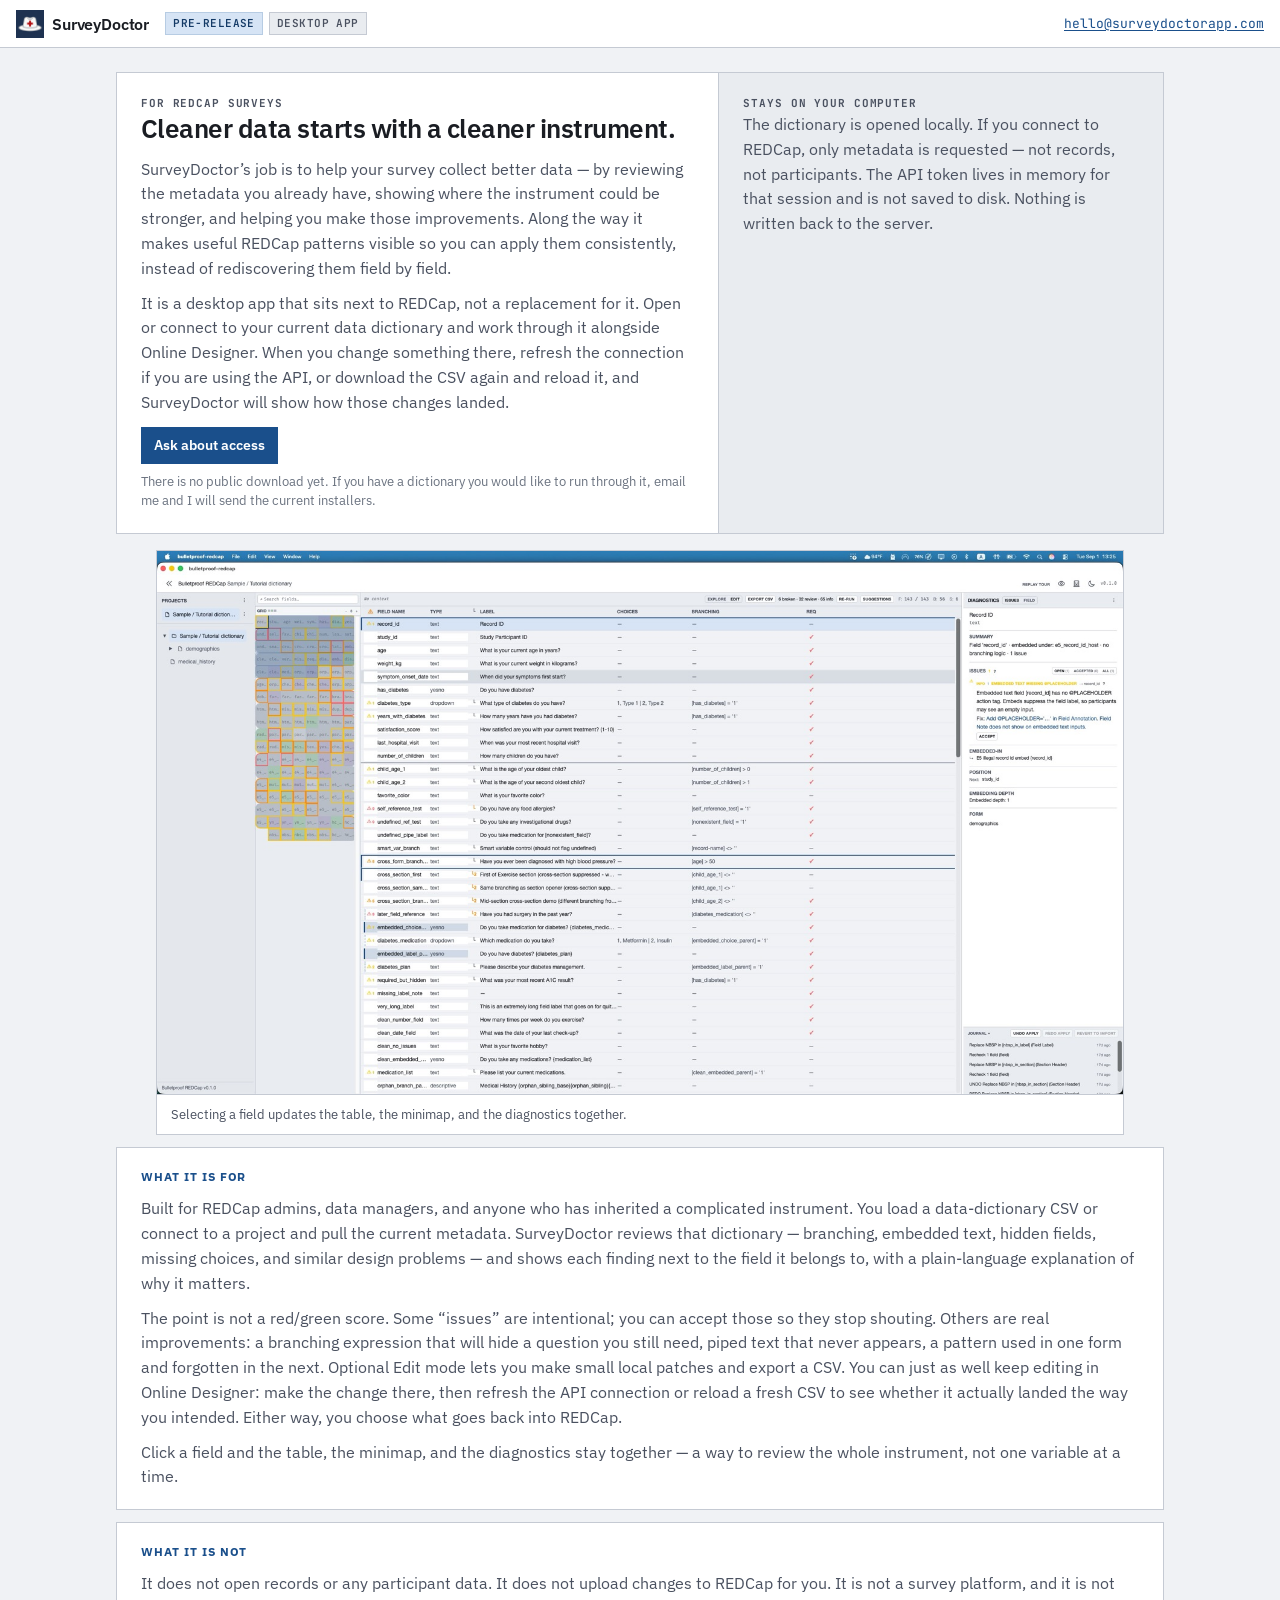
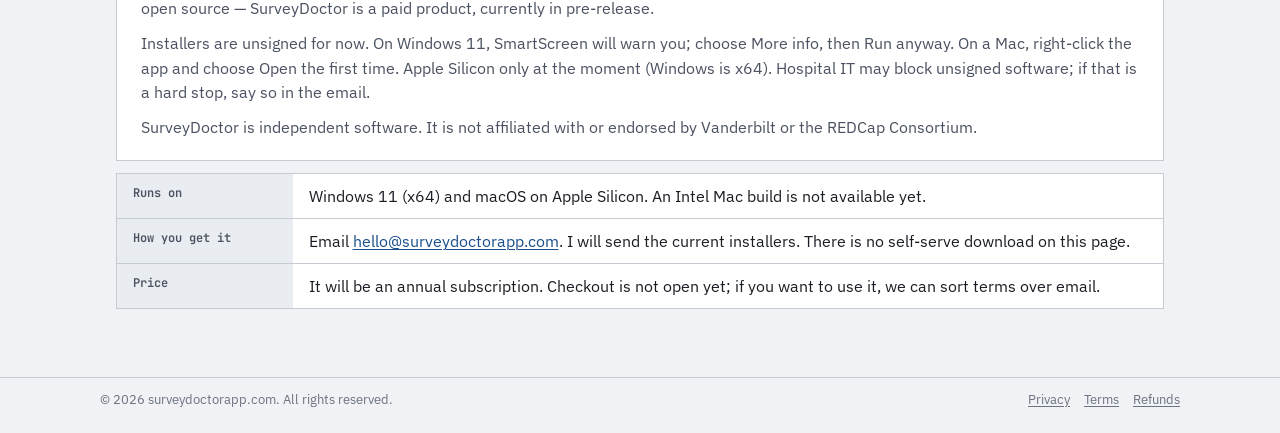
<file: index.html>
<!DOCTYPE html>
<html lang="en">
  <head>
    <meta charset="utf-8" />
    <meta name="viewport" content="width=device-width, initial-scale=1" />
    <title>SurveyDoctor — cleaner REDCap surveys, starting with the dictionary</title>
    <meta
      name="description"
      content="SurveyDoctor helps REDCap surveys collect cleaner data. Review existing metadata, find what could be improved, reuse useful patterns consistently, and take fixes back into the project. Desktop app; dictionaries stay on your machine."
    />
    <link rel="canonical" href="https://surveydoctorapp.com/" />
    <link rel="icon" type="image/png" href="assets/favicon.png" />
    <link rel="apple-touch-icon" href="assets/apple-touch-icon.png" />
    <meta property="og:title" content="SurveyDoctor" />
    <meta
      property="og:description"
      content="Review REDCap survey metadata, use useful patterns consistently, and improve the instrument so the data you collect is cleaner."
    />
    <meta property="og:type" content="website" />
    <meta property="og:url" content="https://surveydoctorapp.com/" />
    <meta property="og:image" content="https://surveydoctorapp.com/assets/app-light-1600.jpg" />
    <link rel="preconnect" href="https://fonts.googleapis.com" />
    <link rel="preconnect" href="https://fonts.gstatic.com" crossorigin />
    <link
      href="https://fonts.googleapis.com/css2?family=IBM+Plex+Sans:wght@400;600;700&family=JetBrains+Mono:wght@400;600;700&display=swap"
      rel="stylesheet"
    />
    <link rel="stylesheet" href="styles.css" />
  </head>
  <body>
    <header class="topbar">
      <a class="brand" href="/">
        <img src="assets/icon.png" width="28" height="28" alt="" />
        SurveyDoctor
      </a>
      <div class="pills">
        <span class="pill accent">Pre-release</span>
        <span class="pill">Desktop app</span>
      </div>
      <div class="topbar-right">
        <a href="mailto:hello@surveydoctorapp.com">hello@surveydoctorapp.com</a>
      </div>
    </header>

    <main class="shell">
      <section class="lede">
        <div class="lede-main">
          <p class="kicker">For REDCap surveys</p>
          <h1>Cleaner data starts with a cleaner instrument.</h1>
          <p>
            SurveyDoctor’s job is to help your survey collect better data — by
            reviewing the metadata you already have, showing where the
            instrument could be stronger, and helping you make those
            improvements. Along the way it makes useful REDCap patterns visible
            so you can apply them consistently, instead of rediscovering them
            field by field.
          </p>
          <p>
            It is a desktop app that sits next to REDCap, not a replacement for
            it. Open or connect to your current data dictionary and work through
            it alongside Online Designer. When you change something there,
            refresh the connection if you are using the API, or download the
            CSV again and reload it, and SurveyDoctor will show how those
            changes landed.
          </p>
          <a
            class="cta"
            href="mailto:hello@surveydoctorapp.com?subject=SurveyDoctor%20access"
            >Ask about access</a
          >
          <span class="cta-note"
            >There is no public download yet. If you have a dictionary you would
            like to run through it, email me and I will send the current
            installers.</span
          >
        </div>
        <div class="lede-side">
          <p class="kicker">Stays on your computer</p>
          <p>
            The dictionary is opened locally. If you connect to REDCap, only
            metadata is requested — not records, not participants. The API token
            lives in memory for that session and is not saved to disk. Nothing
            is written back to the server.
          </p>
        </div>
      </section>

      <figure class="shot">
        <img
          src="assets/app-light-1600.jpg"
          srcset="assets/app-light-1600.jpg 1600w, assets/app-light.jpg 2560w"
          sizes="(max-width: 1080px) 100vw, 1080px"
          width="1600"
          height="900"
          alt="SurveyDoctor showing a tutorial dictionary: metadata table in the center, issue minimap on the left, and field diagnostics on the right."
        />
        <figcaption>
          Selecting a field updates the table, the minimap, and the diagnostics
          together.
        </figcaption>
      </figure>

      <section class="prose">
        <h2>What it is for</h2>
        <p>
          Built for REDCap admins, data managers, and anyone who has inherited
          a complicated instrument. You load a data-dictionary CSV or connect
          to a project and pull the current metadata. SurveyDoctor reviews that
          dictionary — branching, embedded text, hidden fields, missing
          choices, and similar design problems — and shows each finding next
          to the field it belongs to, with a plain-language explanation of why
          it matters.
        </p>
        <p>
          The point is not a red/green score. Some “issues” are intentional;
          you can accept those so they stop shouting. Others are real
          improvements: a branching expression that will hide a question you
          still need, piped text that never appears, a pattern used in one
          form and forgotten in the next. Optional Edit mode lets you make
          small local patches and export a CSV. You can just as well keep
          editing in Online Designer: make the change there, then refresh the
          API connection or reload a fresh CSV to see whether it actually
          landed the way you intended. Either way, you choose what goes back
          into REDCap.
        </p>
        <p>
          Click a field and the table, the minimap, and the diagnostics stay
          together — a way to review the whole instrument, not one variable
          at a time.
        </p>
      </section>

      <section class="prose">
        <h2>What it is not</h2>
        <p>
          It does not open records or any participant data. It does not upload
          changes to REDCap for you. It is not a survey platform, and it is not
          open source — SurveyDoctor is a paid product, currently in
          pre-release.
        </p>
        <p>
          Installers are unsigned for now. On Windows 11, SmartScreen will warn
          you; choose More info, then Run anyway. On a Mac, right-click the app
          and choose Open the first time. Apple Silicon only at the moment
          (Windows is x64). Hospital IT may block unsigned software; if that is
          a hard stop, say so in the email.
        </p>
        <p>
          SurveyDoctor is independent software. It is not affiliated with or
          endorsed by Vanderbilt or the REDCap Consortium.
        </p>
      </section>

      <table class="specs">
        <tbody>
          <tr>
            <th>Runs on</th>
            <td>
              Windows 11 (x64) and macOS on Apple Silicon. An Intel Mac build
              is not available yet.
            </td>
          </tr>
          <tr>
            <th>How you get it</th>
            <td>
              Email
              <a href="mailto:hello@surveydoctorapp.com">hello@surveydoctorapp.com</a>.
              I will send the current installers. There is no self-serve
              download on this page.
            </td>
          </tr>
          <tr>
            <th>Price</th>
            <td>
              It will be an annual subscription. Checkout is not open yet; if
              you want to use it, we can sort terms over email.
            </td>
          </tr>
        </tbody>
      </table>
    </main>

    <footer class="footer">
      <div class="footer-inner">
        <span>© 2026 surveydoctorapp.com. All rights reserved.</span>
        <nav class="footer-nav">
          <a href="privacy.html">Privacy</a>
          <a href="terms.html">Terms</a>
          <a href="refunds.html">Refunds</a>
        </nav>
      </div>
    </footer>
  </body>
</html>
</file>
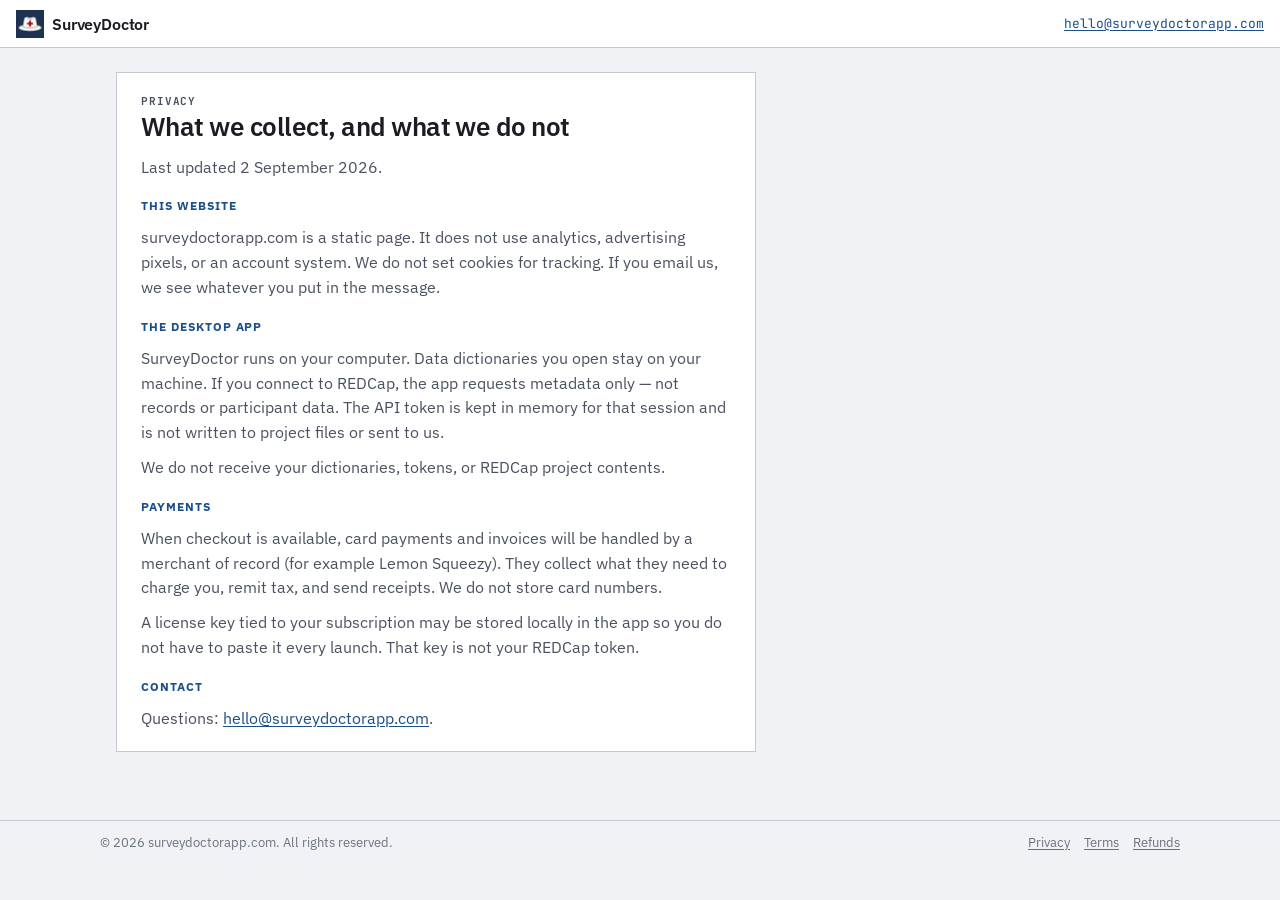
<file: privacy.html>
<!DOCTYPE html>
<html lang="en">
  <head>
    <meta charset="utf-8" />
    <meta name="viewport" content="width=device-width, initial-scale=1" />
    <title>Privacy — SurveyDoctor</title>
    <link rel="canonical" href="https://surveydoctorapp.com/privacy.html" />
    <link rel="icon" type="image/png" href="assets/favicon.png" />
    <link rel="preconnect" href="https://fonts.googleapis.com" />
    <link rel="preconnect" href="https://fonts.gstatic.com" crossorigin />
    <link
      href="https://fonts.googleapis.com/css2?family=IBM+Plex+Sans:wght@400;600;700&family=JetBrains+Mono:wght@400;600;700&display=swap"
      rel="stylesheet"
    />
    <link rel="stylesheet" href="styles.css" />
  </head>
  <body>
    <header class="topbar">
      <a class="brand" href="/">
        <img src="assets/icon.png" width="28" height="28" alt="" />
        SurveyDoctor
      </a>
      <div class="topbar-right">
        <a href="mailto:hello@surveydoctorapp.com">hello@surveydoctorapp.com</a>
      </div>
    </header>

    <main class="shell legal">
      <article class="prose">
        <p class="kicker">Privacy</p>
        <h1>What we collect, and what we do not</h1>
        <p>Last updated 2 September 2026.</p>

        <h2>This website</h2>
        <p>
          surveydoctorapp.com is a static page. It does not use analytics,
          advertising pixels, or an account system. We do not set cookies for
          tracking. If you email us, we see whatever you put in the message.
        </p>

        <h2>The desktop app</h2>
        <p>
          SurveyDoctor runs on your computer. Data dictionaries you open stay
          on your machine. If you connect to REDCap, the app requests metadata
          only — not records or participant data. The API token is kept in
          memory for that session and is not written to project files or sent
          to us.
        </p>
        <p>
          We do not receive your dictionaries, tokens, or REDCap project
          contents.
        </p>

        <h2>Payments</h2>
        <p>
          When checkout is available, card payments and invoices will be
          handled by a merchant of record (for example Lemon Squeezy). They
          collect what they need to charge you, remit tax, and send receipts.
          We do not store card numbers.
        </p>
        <p>
          A license key tied to your subscription may be stored locally in the
          app so you do not have to paste it every launch. That key is not
          your REDCap token.
        </p>

        <h2>Contact</h2>
        <p>
          Questions:
          <a href="mailto:hello@surveydoctorapp.com">hello@surveydoctorapp.com</a>.
        </p>
      </article>
    </main>

    <footer class="footer">
      <div class="footer-inner">
        <span>© 2026 surveydoctorapp.com. All rights reserved.</span>
        <nav class="footer-nav">
          <a href="privacy.html">Privacy</a>
          <a href="terms.html">Terms</a>
          <a href="refunds.html">Refunds</a>
        </nav>
      </div>
    </footer>
  </body>
</html>
</file>
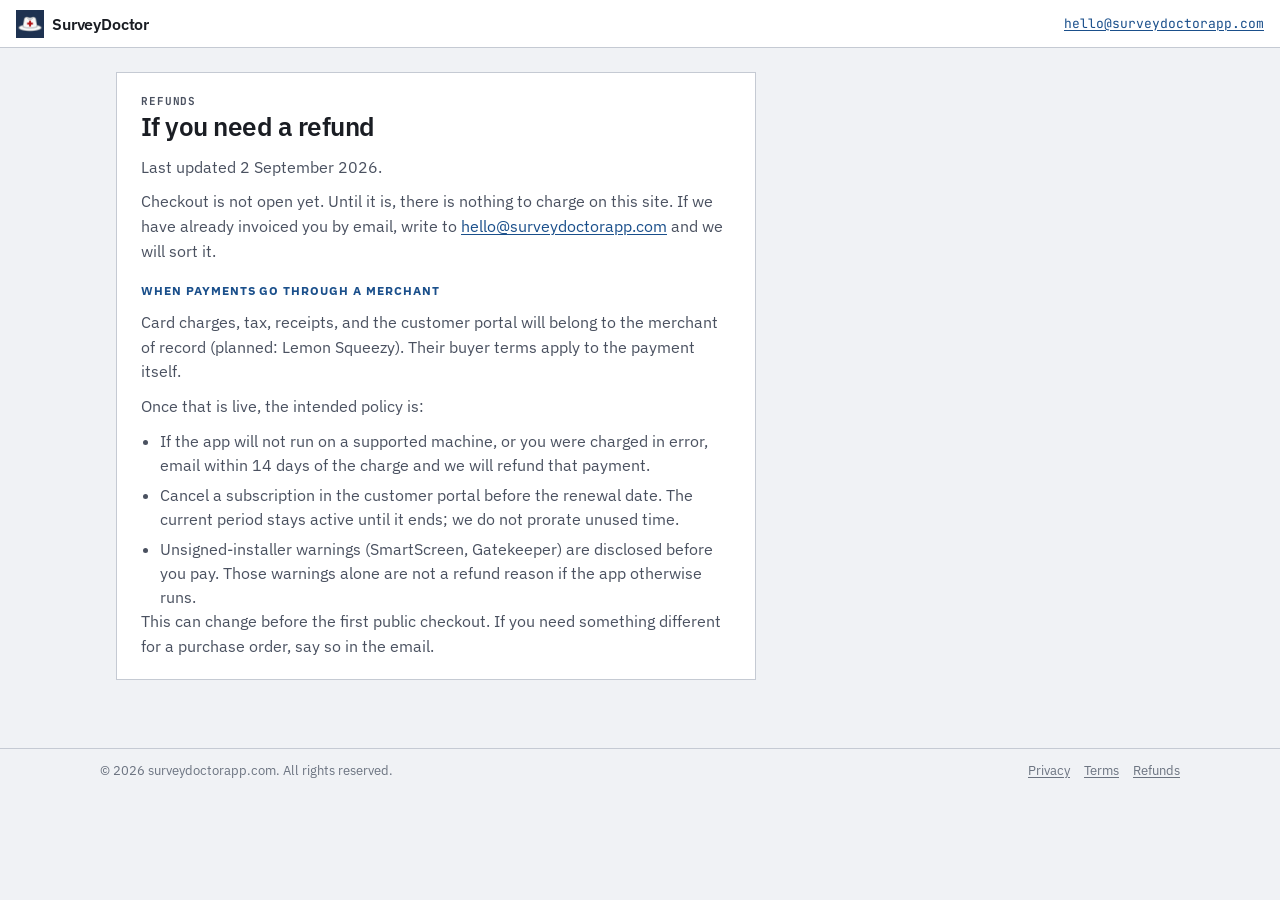
<file: refunds.html>
<!DOCTYPE html>
<html lang="en">
  <head>
    <meta charset="utf-8" />
    <meta name="viewport" content="width=device-width, initial-scale=1" />
    <title>Refunds — SurveyDoctor</title>
    <link rel="canonical" href="https://surveydoctorapp.com/refunds.html" />
    <link rel="icon" type="image/png" href="assets/favicon.png" />
    <link rel="preconnect" href="https://fonts.googleapis.com" />
    <link rel="preconnect" href="https://fonts.gstatic.com" crossorigin />
    <link
      href="https://fonts.googleapis.com/css2?family=IBM+Plex+Sans:wght@400;600;700&family=JetBrains+Mono:wght@400;600;700&display=swap"
      rel="stylesheet"
    />
    <link rel="stylesheet" href="styles.css" />
  </head>
  <body>
    <header class="topbar">
      <a class="brand" href="/">
        <img src="assets/icon.png" width="28" height="28" alt="" />
        SurveyDoctor
      </a>
      <div class="topbar-right">
        <a href="mailto:hello@surveydoctorapp.com">hello@surveydoctorapp.com</a>
      </div>
    </header>

    <main class="shell legal">
      <article class="prose">
        <p class="kicker">Refunds</p>
        <h1>If you need a refund</h1>
        <p>Last updated 2 September 2026.</p>
        <p>
          Checkout is not open yet. Until it is, there is nothing to charge on
          this site. If we have already invoiced you by email, write to
          <a href="mailto:hello@surveydoctorapp.com">hello@surveydoctorapp.com</a>
          and we will sort it.
        </p>

        <h2>When payments go through a merchant</h2>
        <p>
          Card charges, tax, receipts, and the customer portal will belong to
          the merchant of record (planned: Lemon Squeezy). Their buyer terms
          apply to the payment itself.
        </p>
        <p>Once that is live, the intended policy is:</p>
        <ul>
          <li>
            If the app will not run on a supported machine, or you were charged
            in error, email within 14 days of the charge and we will refund that
            payment.
          </li>
          <li>
            Cancel a subscription in the customer portal before the renewal
            date. The current period stays active until it ends; we do not
            prorate unused time.
          </li>
          <li>
            Unsigned-installer warnings (SmartScreen, Gatekeeper) are disclosed
            before you pay. Those warnings alone are not a refund reason if the
            app otherwise runs.
          </li>
        </ul>
        <p>
          This can change before the first public checkout. If you need
          something different for a purchase order, say so in the email.
        </p>
      </article>
    </main>

    <footer class="footer">
      <div class="footer-inner">
        <span>© 2026 surveydoctorapp.com. All rights reserved.</span>
        <nav class="footer-nav">
          <a href="privacy.html">Privacy</a>
          <a href="terms.html">Terms</a>
          <a href="refunds.html">Refunds</a>
        </nav>
      </div>
    </footer>
  </body>
</html>
</file>
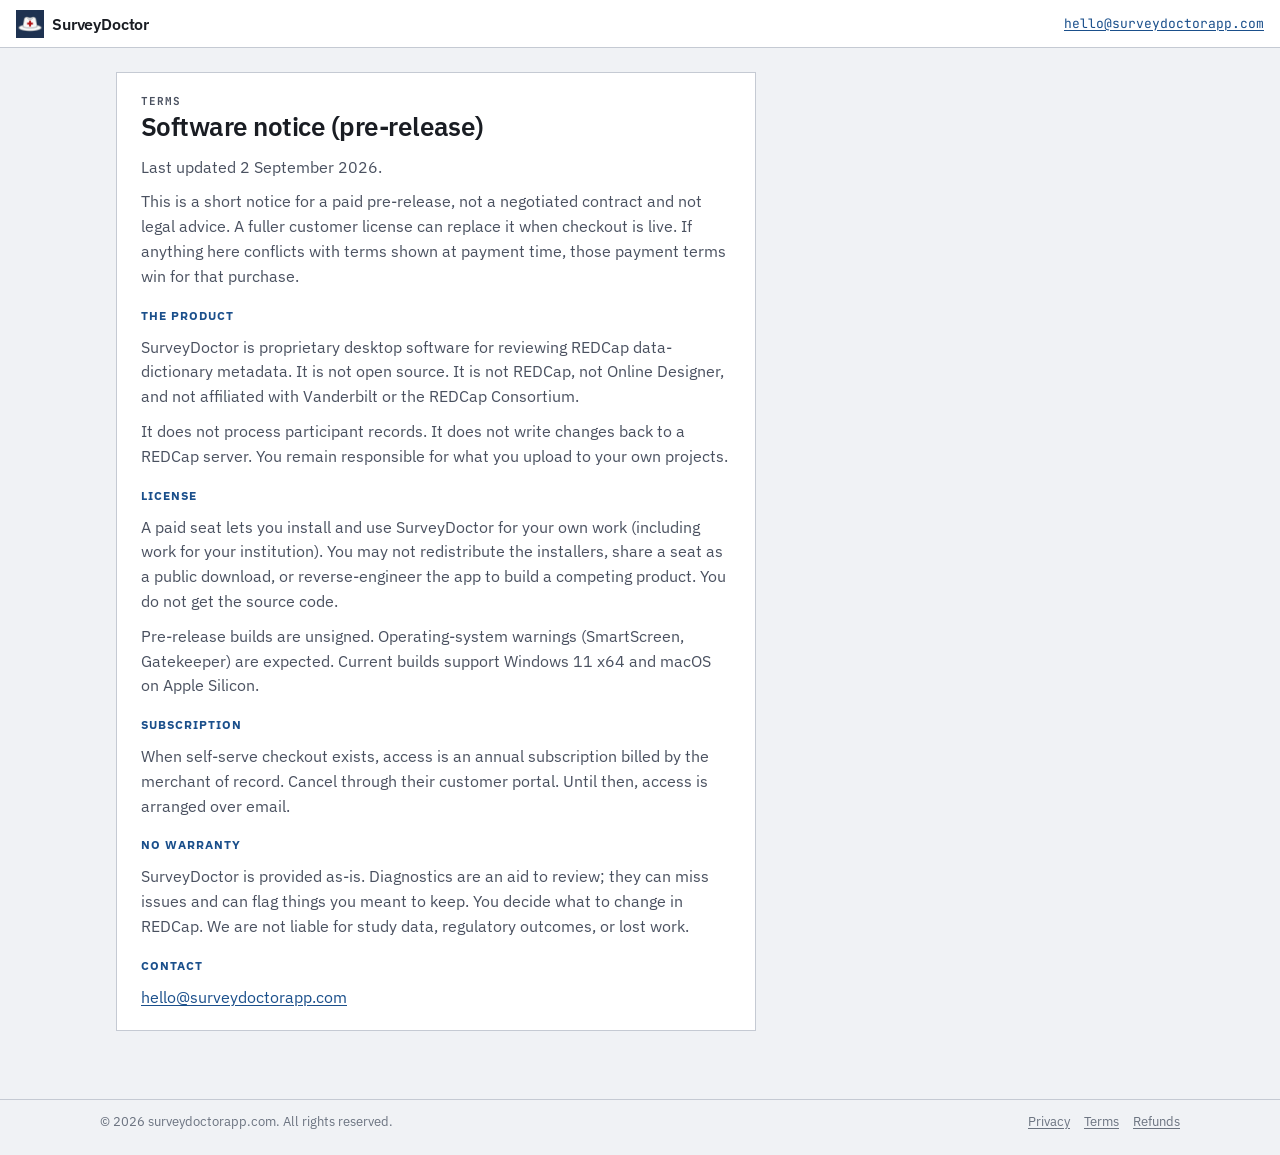
<file: terms.html>
<!DOCTYPE html>
<html lang="en">
  <head>
    <meta charset="utf-8" />
    <meta name="viewport" content="width=device-width, initial-scale=1" />
    <title>Terms — SurveyDoctor</title>
    <link rel="canonical" href="https://surveydoctorapp.com/terms.html" />
    <link rel="icon" type="image/png" href="assets/favicon.png" />
    <link rel="preconnect" href="https://fonts.googleapis.com" />
    <link rel="preconnect" href="https://fonts.gstatic.com" crossorigin />
    <link
      href="https://fonts.googleapis.com/css2?family=IBM+Plex+Sans:wght@400;600;700&family=JetBrains+Mono:wght@400;600;700&display=swap"
      rel="stylesheet"
    />
    <link rel="stylesheet" href="styles.css" />
  </head>
  <body>
    <header class="topbar">
      <a class="brand" href="/">
        <img src="assets/icon.png" width="28" height="28" alt="" />
        SurveyDoctor
      </a>
      <div class="topbar-right">
        <a href="mailto:hello@surveydoctorapp.com">hello@surveydoctorapp.com</a>
      </div>
    </header>

    <main class="shell legal">
      <article class="prose">
        <p class="kicker">Terms</p>
        <h1>Software notice (pre-release)</h1>
        <p>Last updated 2 September 2026.</p>
        <p>
          This is a short notice for a paid pre-release, not a negotiated
          contract and not legal advice. A fuller customer license can replace
          it when checkout is live. If anything here conflicts with terms shown
          at payment time, those payment terms win for that purchase.
        </p>

        <h2>The product</h2>
        <p>
          SurveyDoctor is proprietary desktop software for reviewing REDCap
          data-dictionary metadata. It is not open source. It is not REDCap,
          not Online Designer, and not affiliated with Vanderbilt or the REDCap
          Consortium.
        </p>
        <p>
          It does not process participant records. It does not write changes
          back to a REDCap server. You remain responsible for what you upload
          to your own projects.
        </p>

        <h2>License</h2>
        <p>
          A paid seat lets you install and use SurveyDoctor for your own work
          (including work for your institution). You may not redistribute the
          installers, share a seat as a public download, or reverse-engineer
          the app to build a competing product. You do not get the source
          code.
        </p>
        <p>
          Pre-release builds are unsigned. Operating-system warnings
          (SmartScreen, Gatekeeper) are expected. Current builds support
          Windows 11 x64 and macOS on Apple Silicon.
        </p>

        <h2>Subscription</h2>
        <p>
          When self-serve checkout exists, access is an annual subscription
          billed by the merchant of record. Cancel through their customer
          portal. Until then, access is arranged over email.
        </p>

        <h2>No warranty</h2>
        <p>
          SurveyDoctor is provided as-is. Diagnostics are an aid to review;
          they can miss issues and can flag things you meant to keep. You
          decide what to change in REDCap. We are not liable for study data,
          regulatory outcomes, or lost work.
        </p>

        <h2>Contact</h2>
        <p>
          <a href="mailto:hello@surveydoctorapp.com">hello@surveydoctorapp.com</a>
        </p>
      </article>
    </main>

    <footer class="footer">
      <div class="footer-inner">
        <span>© 2026 surveydoctorapp.com. All rights reserved.</span>
        <nav class="footer-nav">
          <a href="privacy.html">Privacy</a>
          <a href="terms.html">Terms</a>
          <a href="refunds.html">Refunds</a>
        </nav>
      </div>
    </footer>
  </body>
</html>
</file>
<file: styles.css>
:root {
  --bg: #f0f2f5;
  --surface: #ffffff;
  --surface-alt: #e9ecf0;
  --border: #c5cad3;
  --border-dark: #a8b0bc;
  --text: #1a1d23;
  --muted: #4a5160;
  --subtle: #6b7380;
  --accent: #1a4f8b;
  --accent-hover: #163f6e;
  --accent-wash: #d6e4f5;
  --badge-text: #143a66;
  --font-ui: "IBM Plex Sans", "Helvetica Neue", Helvetica, Arial, sans-serif;
  --font-mono: "JetBrains Mono", "Fira Code", "IBM Plex Mono", monospace;
}

*,
*::before,
*::after {
  box-sizing: border-box;
}

html,
body {
  margin: 0;
  padding: 0;
}

html {
  background: var(--bg);
  color: var(--text);
  font-family: var(--font-ui);
  font-size: 16px;
  line-height: 1.5;
  -webkit-font-smoothing: antialiased;
}

body {
  min-height: 100vh;
}

a {
  color: var(--accent);
  text-decoration-thickness: 1px;
  text-underline-offset: 2px;
}

a:hover {
  color: var(--accent-hover);
}

code,
.mono {
  font-family: var(--font-mono);
  font-size: 0.875em;
}

.topbar {
  display: flex;
  align-items: center;
  gap: 12px;
  height: 48px;
  padding: 0 16px;
  background: var(--surface);
  border-bottom: 1px solid var(--border);
}

.brand {
  display: flex;
  align-items: center;
  gap: 8px;
  color: inherit;
  text-decoration: none;
  font-weight: 600;
  letter-spacing: -0.01em;
}

.brand img {
  width: 28px;
  height: 28px;
  display: block;
}

.brand:hover {
  color: var(--accent);
}

.pills {
  display: flex;
  flex-wrap: wrap;
  gap: 6px;
  margin-left: 4px;
}

.pill {
  font-family: var(--font-mono);
  font-size: 0.6875rem;
  font-weight: 600;
  letter-spacing: 0.04em;
  text-transform: uppercase;
  padding: 2px 7px;
  border: 1px solid var(--border);
  background: var(--surface-alt);
  color: var(--muted);
}

.pill.accent {
  background: var(--accent-wash);
  border-color: #b7cce3;
  color: var(--badge-text);
}

.topbar-right {
  margin-left: auto;
  font-family: var(--font-mono);
  font-size: 0.8125rem;
}

.shell {
  max-width: 1080px;
  margin: 0 auto;
  padding: 24px 16px 56px;
}

.lede {
  display: grid;
  grid-template-columns: minmax(0, 1.15fr) minmax(0, 0.85fr);
  gap: 0;
  border: 1px solid var(--border);
  background: var(--surface);
  margin-bottom: 12px;
}

.lede-main,
.lede-side {
  padding: 22px 24px;
}

.lede-side {
  border-left: 1px solid var(--border);
  background: var(--surface-alt);
}

h1 {
  margin: 0 0 12px;
  font-size: 1.625rem;
  font-weight: 600;
  letter-spacing: -0.02em;
  line-height: 1.25;
}

.lede-main p,
.lede-side p {
  margin: 0;
  color: var(--muted);
  line-height: 1.55;
}

.lede-main p + p {
  margin-top: 10px;
}

.kicker {
  font-family: var(--font-mono);
  font-size: 0.6875rem;
  font-weight: 700;
  letter-spacing: 0.08em;
  text-transform: uppercase;
  color: var(--accent);
  margin: 0 0 8px;
}

.cta {
  display: inline-block;
  margin-top: 12px;
  padding: 7px 12px;
  background: var(--accent);
  color: #fff;
  font-weight: 600;
  font-size: 0.875rem;
  text-decoration: none;
  border: 1px solid var(--accent);
}

.cta:hover {
  background: var(--accent-hover);
  color: #fff;
  border-color: var(--accent-hover);
}

.cta-note {
  display: block;
  margin-top: 8px;
  font-size: 0.8125rem;
  color: var(--subtle);
}

.shot {
  border: 1px solid var(--border);
  background: var(--surface);
  margin-bottom: 12px;
}

.shot img {
  display: block;
  width: 100%;
  height: auto;
  vertical-align: middle;
}

.shot figcaption {
  margin: 0;
  padding: 10px 14px;
  border-top: 1px solid var(--border);
  font-size: 0.8125rem;
  color: var(--muted);
}

.prose {
  background: var(--surface);
  border: 1px solid var(--border);
  padding: 20px 24px;
  margin-bottom: 12px;
}

.prose h2 {
  margin: 0 0 10px;
  font-size: 0.75rem;
  font-weight: 700;
  letter-spacing: 0.08em;
  text-transform: uppercase;
  color: var(--accent);
}

.prose p {
  margin: 0;
  color: var(--muted);
  line-height: 1.55;
}

.prose p + p {
  margin-top: 10px;
}

.specs {
  width: 100%;
  border-collapse: collapse;
  background: var(--surface);
  border: 1px solid var(--border);
  margin-bottom: 12px;
}

.specs th,
.specs td {
  text-align: left;
  padding: 10px 16px;
  border-bottom: 1px solid var(--border);
  vertical-align: top;
}

.specs th {
  width: 11rem;
  font-family: var(--font-mono);
  font-size: 0.75rem;
  font-weight: 600;
  color: var(--muted);
  background: var(--surface-alt);
}

.specs tr:last-child th,
.specs tr:last-child td {
  border-bottom: 0;
}

.footer {
  border-top: 1px solid var(--border);
  padding: 12px 16px 24px;
  font-size: 0.8125rem;
  color: var(--subtle);
}

.footer-inner {
  max-width: 1080px;
  margin: 0 auto;
  display: flex;
  flex-wrap: wrap;
  gap: 8px 16px;
  justify-content: space-between;
  align-items: baseline;
}

.footer-nav {
  display: flex;
  flex-wrap: wrap;
  gap: 8px 14px;
}

.footer-nav a {
  color: var(--subtle);
}

.legal .prose {
  max-width: 40rem;
}

.legal .prose h2 {
  margin-top: 18px;
}

.legal .prose h2:first-child {
  margin-top: 0;
}

.legal .prose ul {
  margin: 10px 0 0;
  padding-left: 1.2rem;
  color: var(--muted);
}

.legal .prose li + li {
  margin-top: 6px;
}

@media (max-width: 800px) {
  .lede {
    grid-template-columns: 1fr;
  }

  .lede-side {
    border-left: 0;
    border-top: 1px solid var(--border);
  }

  .topbar {
    height: auto;
    padding: 10px 12px;
    flex-wrap: wrap;
  }

  .topbar-right {
    margin-left: 0;
    width: 100%;
  }

  .specs th {
    width: 7.5rem;
  }
}
</file>
